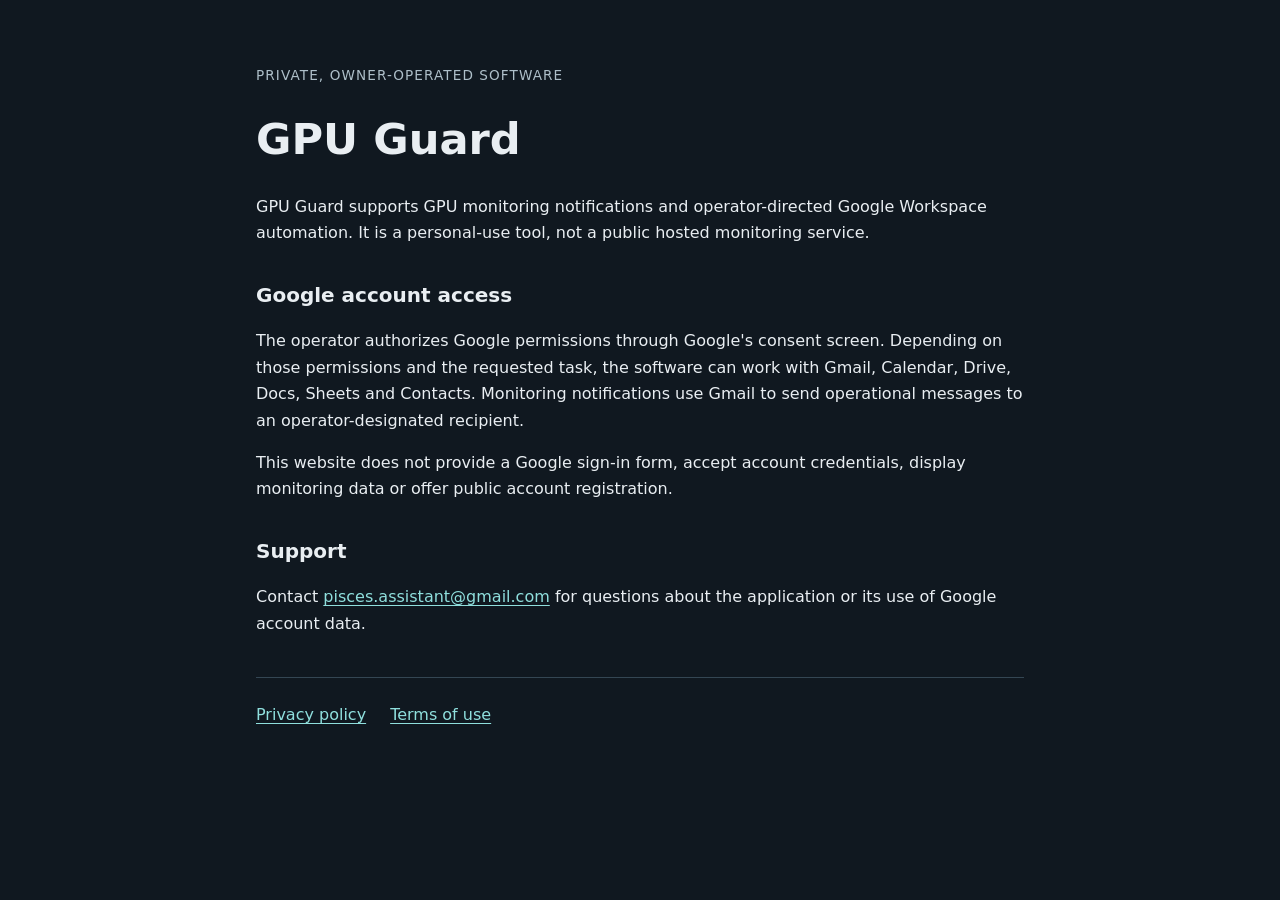
<file: index.html>
<!doctype html>
<html lang="en"><head><meta charset="utf-8"><meta name="viewport" content="width=device-width,initial-scale=1"><title>GPU Guard</title><meta name="description" content="GPU Guard: private monitoring notifications and operator-directed automation."><link rel="stylesheet" href="style.css"></head>
<body><main><p class="eyebrow">Private, owner-operated software</p><h1>GPU Guard</h1><p>GPU Guard supports GPU monitoring notifications and operator-directed Google Workspace automation. It is a personal-use tool, not a public hosted monitoring service.</p><h2>Google account access</h2><p>The operator authorizes Google permissions through Google's consent screen. Depending on those permissions and the requested task, the software can work with Gmail, Calendar, Drive, Docs, Sheets and Contacts. Monitoring notifications use Gmail to send operational messages to an operator-designated recipient.</p><p>This website does not provide a Google sign-in form, accept account credentials, display monitoring data or offer public account registration.</p><h2>Support</h2><p>Contact <a href="mailto:pisces.assistant@gmail.com">pisces.assistant@gmail.com</a> for questions about the application or its use of Google account data.</p><nav aria-label="Policies"><a href="privacy.html">Privacy policy</a><a href="terms.html">Terms of use</a></nav></main></body></html>
</file>
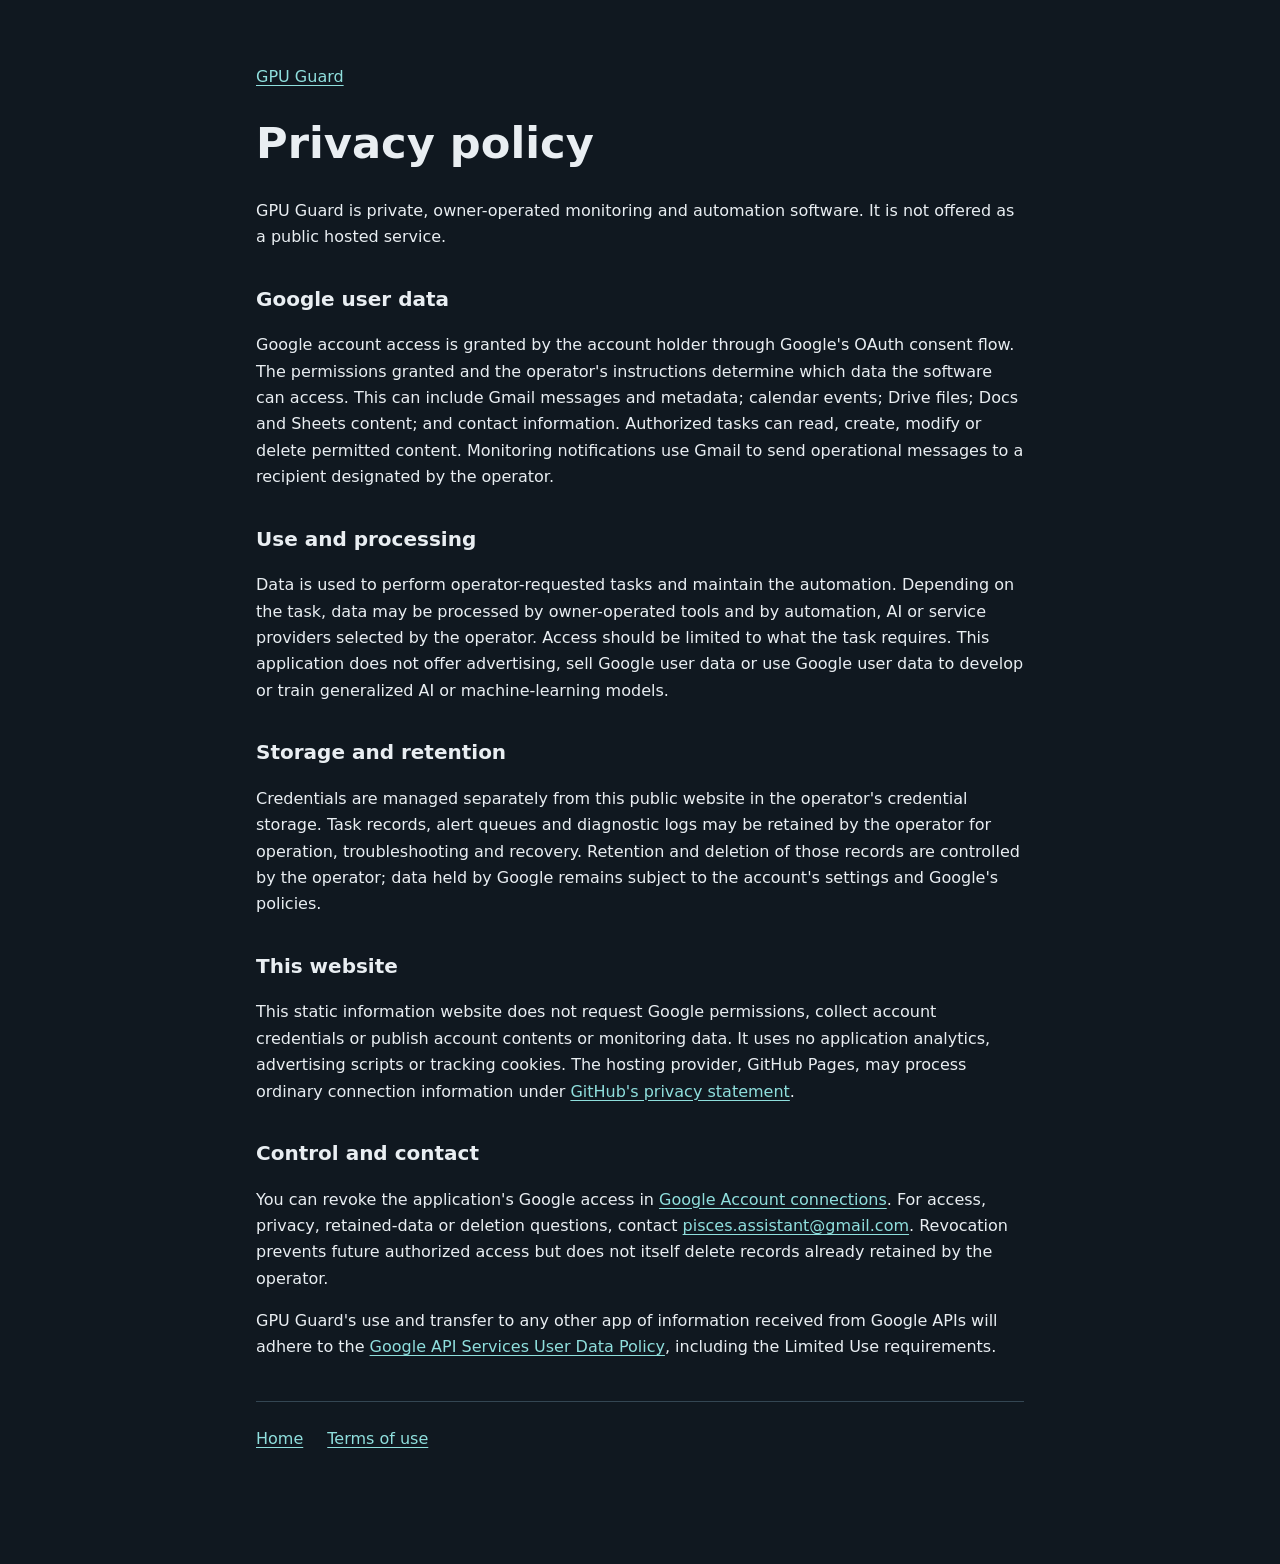
<file: privacy.html>
<!doctype html>
<html lang="en"><head><meta charset="utf-8"><meta name="viewport" content="width=device-width,initial-scale=1"><title>Privacy policy — GPU Guard</title><link rel="stylesheet" href="style.css"></head><body><main><a href="./">GPU Guard</a><h1>Privacy policy</h1><p>GPU Guard is private, owner-operated monitoring and automation software. It is not offered as a public hosted service.</p><h2>Google user data</h2><p>Google account access is granted by the account holder through Google's OAuth consent flow. The permissions granted and the operator's instructions determine which data the software can access. This can include Gmail messages and metadata; calendar events; Drive files; Docs and Sheets content; and contact information. Authorized tasks can read, create, modify or delete permitted content. Monitoring notifications use Gmail to send operational messages to a recipient designated by the operator.</p><h2>Use and processing</h2><p>Data is used to perform operator-requested tasks and maintain the automation. Depending on the task, data may be processed by owner-operated tools and by automation, AI or service providers selected by the operator. Access should be limited to what the task requires. This application does not offer advertising, sell Google user data or use Google user data to develop or train generalized AI or machine-learning models.</p><h2>Storage and retention</h2><p>Credentials are managed separately from this public website in the operator's credential storage. Task records, alert queues and diagnostic logs may be retained by the operator for operation, troubleshooting and recovery. Retention and deletion of those records are controlled by the operator; data held by Google remains subject to the account's settings and Google's policies.</p><h2>This website</h2><p>This static information website does not request Google permissions, collect account credentials or publish account contents or monitoring data. It uses no application analytics, advertising scripts or tracking cookies. The hosting provider, GitHub Pages, may process ordinary connection information under <a href="https://docs.github.com/en/site-policy/privacy-policies/github-general-privacy-statement">GitHub's privacy statement</a>.</p><h2>Control and contact</h2><p>You can revoke the application's Google access in <a href="https://myaccount.google.com/connections">Google Account connections</a>. For access, privacy, retained-data or deletion questions, contact <a href="mailto:pisces.assistant@gmail.com">pisces.assistant@gmail.com</a>. Revocation prevents future authorized access but does not itself delete records already retained by the operator.</p><p>GPU Guard's use and transfer to any other app of information received from Google APIs will adhere to the <a href="https://developers.google.com/terms/api-services-user-data-policy">Google API Services User Data Policy</a>, including the Limited Use requirements.</p><nav aria-label="Policies"><a href="./">Home</a><a href="terms.html">Terms of use</a></nav></main></body></html>
</file>
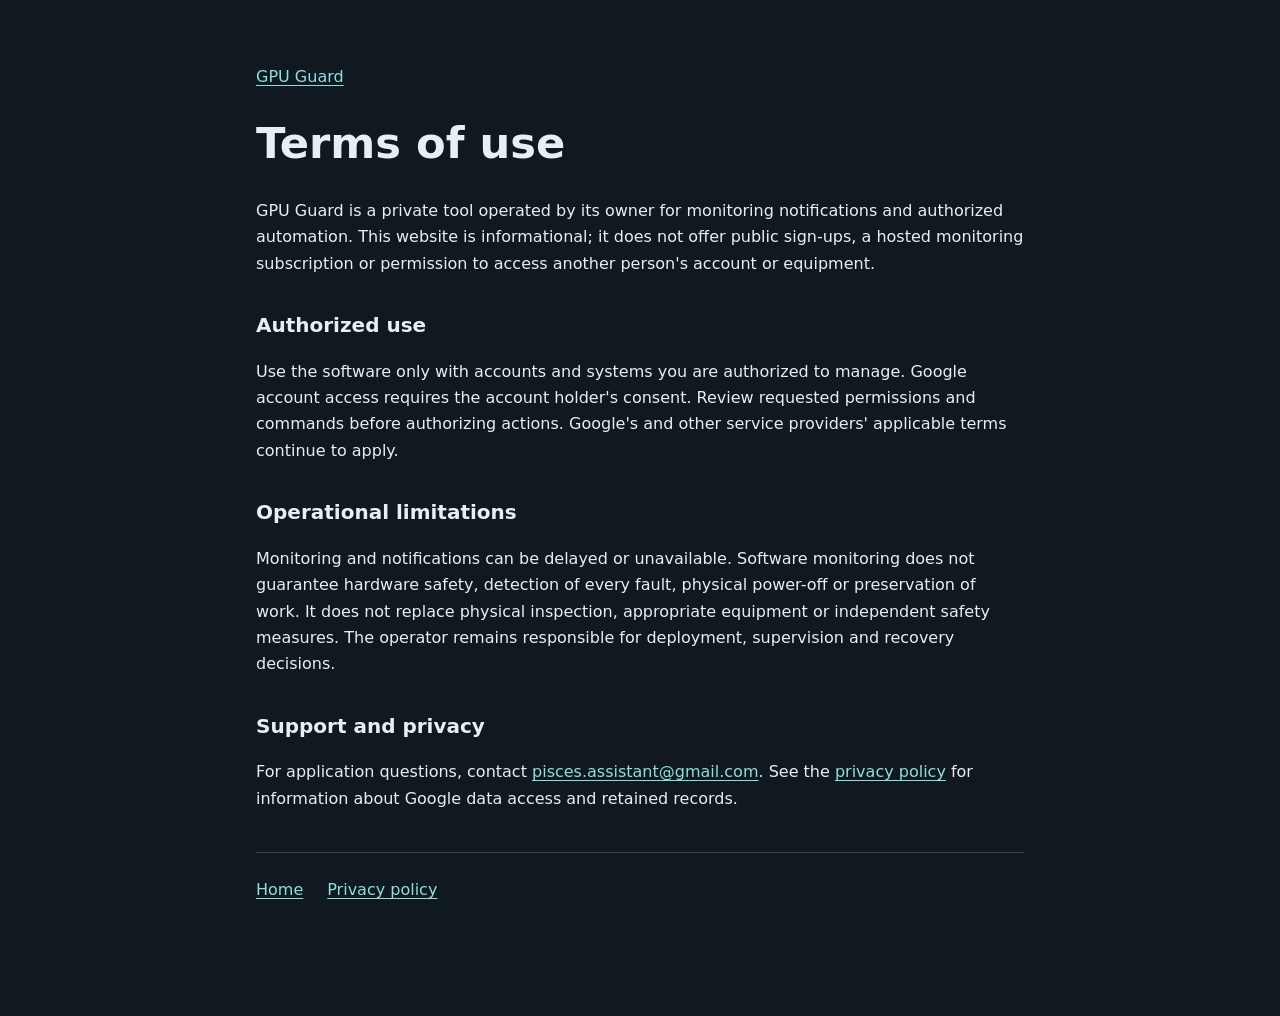
<file: terms.html>
<!doctype html>
<html lang="en"><head><meta charset="utf-8"><meta name="viewport" content="width=device-width,initial-scale=1"><title>Terms of use — GPU Guard</title><link rel="stylesheet" href="style.css"></head><body><main><a href="./">GPU Guard</a><h1>Terms of use</h1><p>GPU Guard is a private tool operated by its owner for monitoring notifications and authorized automation. This website is informational; it does not offer public sign-ups, a hosted monitoring subscription or permission to access another person's account or equipment.</p><h2>Authorized use</h2><p>Use the software only with accounts and systems you are authorized to manage. Google account access requires the account holder's consent. Review requested permissions and commands before authorizing actions. Google's and other service providers' applicable terms continue to apply.</p><h2>Operational limitations</h2><p>Monitoring and notifications can be delayed or unavailable. Software monitoring does not guarantee hardware safety, detection of every fault, physical power-off or preservation of work. It does not replace physical inspection, appropriate equipment or independent safety measures. The operator remains responsible for deployment, supervision and recovery decisions.</p><h2>Support and privacy</h2><p>For application questions, contact <a href="mailto:pisces.assistant@gmail.com">pisces.assistant@gmail.com</a>. See the <a href="privacy.html">privacy policy</a> for information about Google data access and retained records.</p><nav aria-label="Policies"><a href="./">Home</a><a href="privacy.html">Privacy policy</a></nav></main></body></html>
</file>
<file: style.css>
html{color-scheme:light dark;font-family:system-ui,sans-serif;line-height:1.65}body{margin:0;background:#101820;color:#e9eef2}main{max-width:48rem;margin:4rem auto;padding:0 1.5rem 3rem}h1{font-size:2.7rem;line-height:1.15}h2{margin-top:2rem;font-size:1.25rem}a{color:#8fdfdd;text-underline-offset:.18em}.eyebrow{color:#aebfc9;font-size:.85rem;letter-spacing:.08em;text-transform:uppercase}nav{display:flex;gap:1.5rem;flex-wrap:wrap;border-top:1px solid #344653;padding-top:1.5rem;margin-top:2.5rem}@media(max-width:600px){main{margin-top:2rem}h1{font-size:2.2rem}}
</file>
